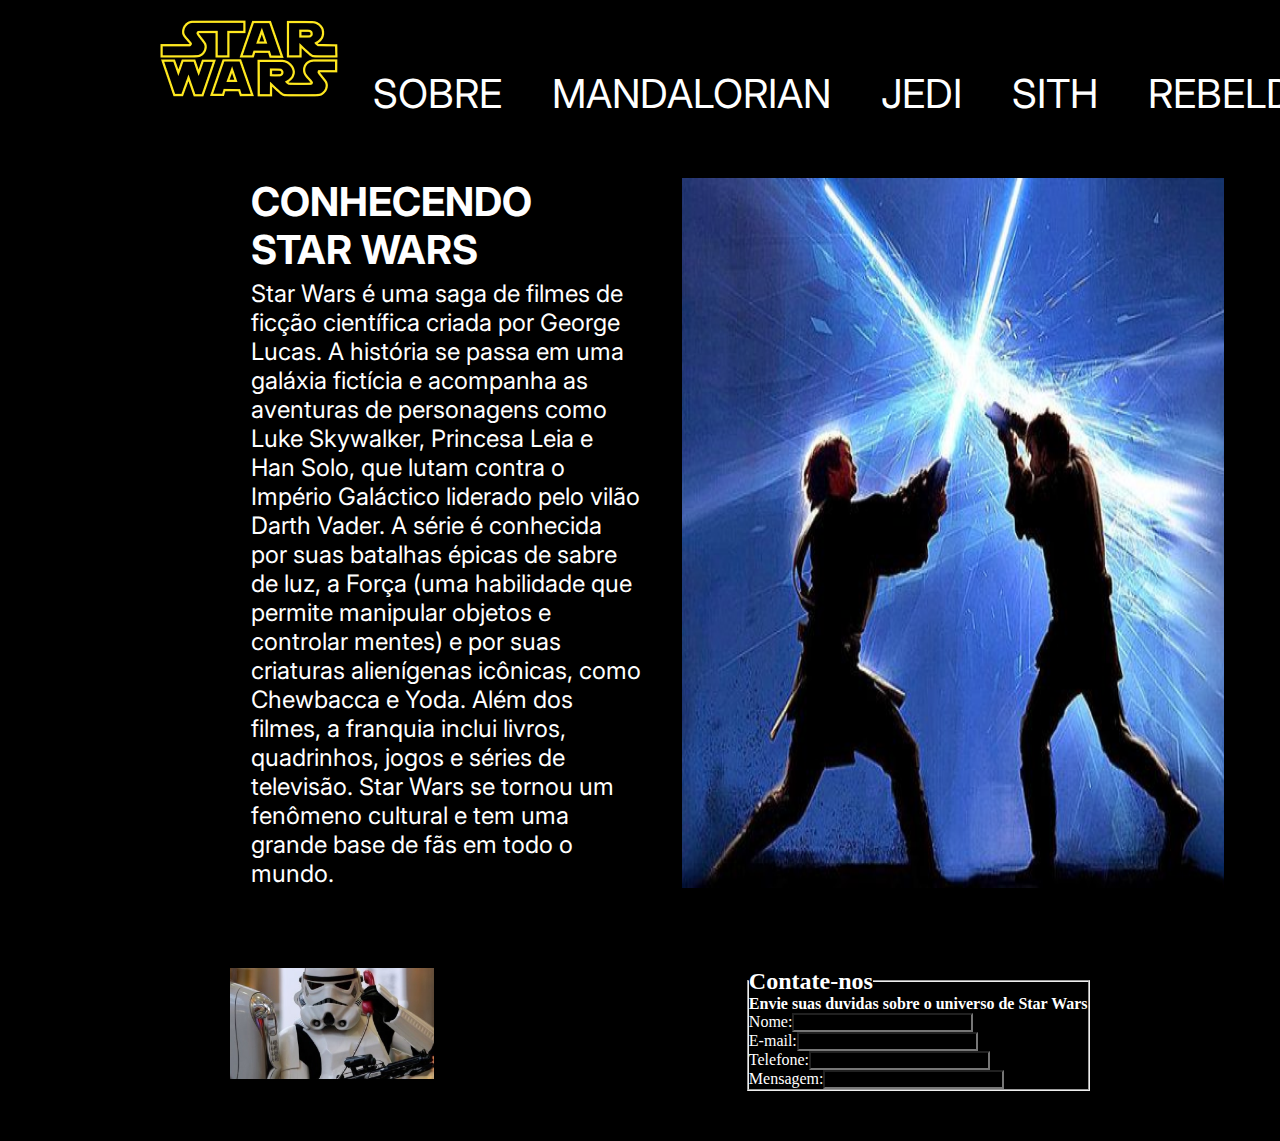
<file: index.html>
<!DOCTYPE html>
<html lang="pt-br">
<head>
    <meta charset="UTF-8">
    <meta http-equiv="X-UA-Compatible" content="IE=edge">
    <meta name="viewport" content="width=device-width, initial-scale=1.0">
    <title>Star Wars</title>
    <link rel="stylesheet" href="./Css/style.css">
</head>

<body>
    <header  class="container__header">
        <div class="container__logo">
        <div class="logo__Star"> <a href="./index.html"> <img  src="./Assets/Logo__Starwars.png"  alt="logo Star Wars" ></a></div><!--logo-->
    </div>

        <div class="menus">
            <a class="links__header" href="./index.html">Sobre</a>
            <a class="links__header" href="./mandalorian.html">Mandalorian</a>
            <a class="links__header" href="./jedi.html">Jedi</a>
            <a class="links__header" href="./sith.html">Sith</a>
            <a class="links__header" href="./rebeldes.html">Rebelde</a>
        </div><!--menu-->               
    </header><!--center__header-->



<main class="container">
    <section class="paragrafo__index">
    <main class="container__index__texto__titulo">
        <h1 class="paragrafo__index__titulo">Conhecendo Star Wars</h1>
        <p class="paragrafo__index__texto">Star Wars é uma saga de filmes de ficção científica criada por George Lucas. A história se passa em uma galáxia fictícia e acompanha as aventuras de personagens como Luke Skywalker, Princesa Leia e Han Solo, que lutam contra o Império Galáctico liderado pelo vilão Darth Vader.  A série é conhecida por suas batalhas épicas de sabre de luz, a Força (uma habilidade que permite manipular objetos e controlar mentes) e por suas criaturas alienígenas icônicas, como Chewbacca e Yoda. Além dos filmes, a franquia inclui livros, quadrinhos, jogos e séries de televisão. Star Wars se tornou um fenômeno cultural e tem uma grande base de fãs em todo o mundo.</p>
        
    </main>

    
    <img class="paragrafo__index__imagem" src="./Assets/Jedi_img1.png" alt="Dois Jedis lutando">
    
</section>



<section class="contato">
    <div class="container__imagem__contato">
     <img class="Contato__imagem" src="./Assets/contato 3.png" alt="Stormtrooper com o telefone na mão">
    </div> <!-- div Formualario -->
   
            <form class="container__form">
        <fieldset class="form__texto">
            <legend><h2>Contate-nos</h2></legend>
            <legend><h4>Envie suas duvidas sobre o universo de Star Wars</h4>
            </legend>
            Nome:<input><br>
            E-mail:<input><br>
            Telefone:<input><br>
            Mensagem:<input><br>

        </fieldset>


    </form>
    </div><!-- div Formualario -->

  </section>
</main>

<footer></footer>
</body>
</html>
</file>
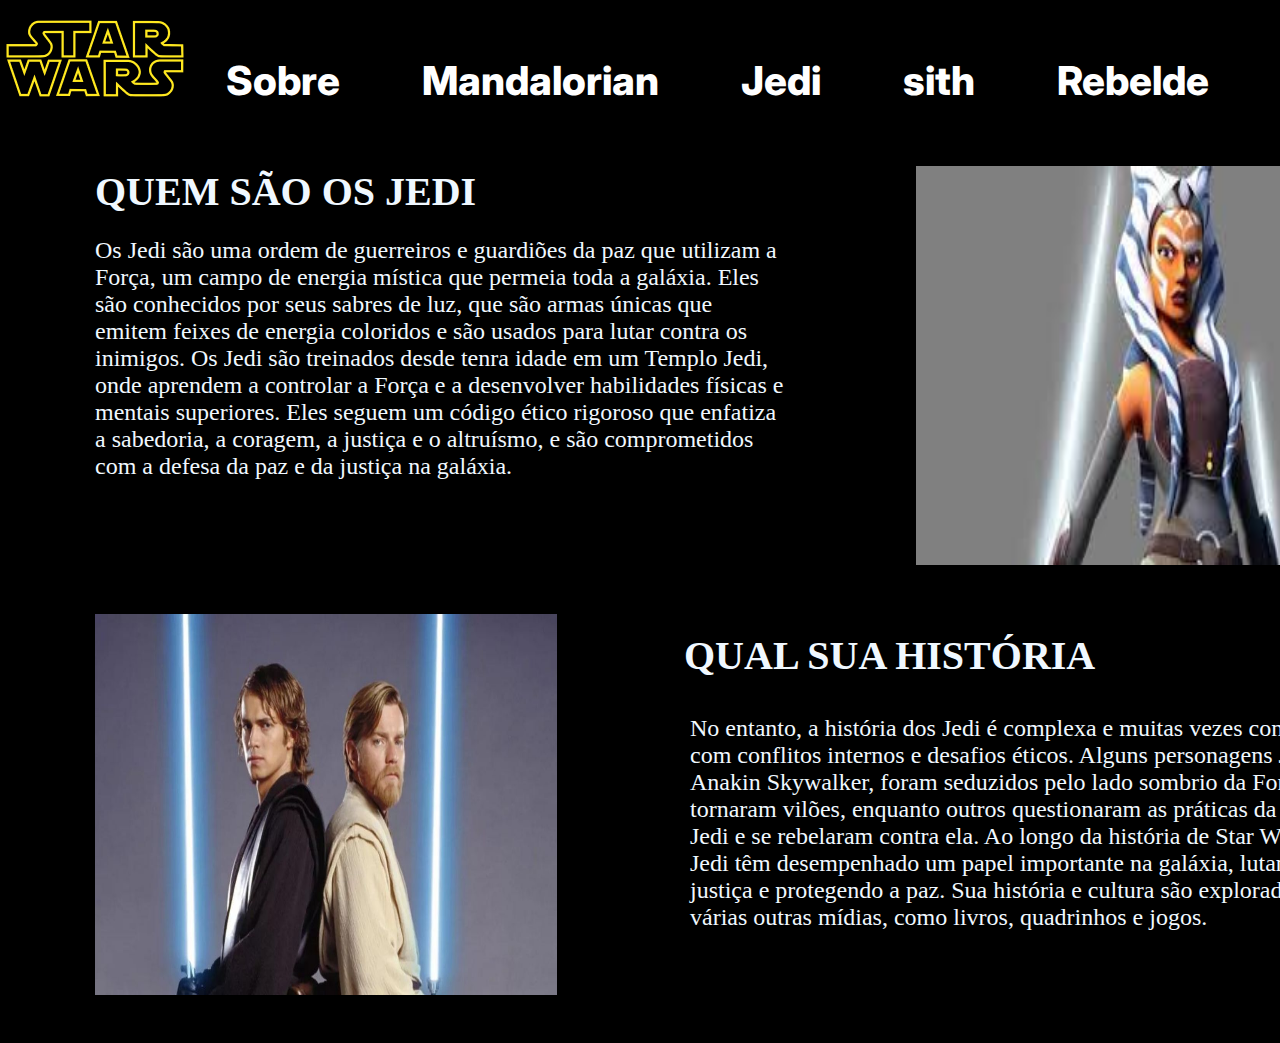
<file: jedi.html>
<!DOCTYPE html>
<html lang="pt-br">
<head>
    <meta charset="UTF-8">
    <meta http-equiv="X-UA-Compatible" content="IE=edge">
    <meta name="viewport" content="width=device-width, initial-scale=1.0">
    <title>Star Wars</title>
    <link rel="stylesheet" href="./Css/style.css">
</head>

<body>
    <header>
          <header>
        <div class="center">
        <div class="logo"> <img src="./Assets/LogoStarwars.png" alt="logo Star Wars"></div><!--logo-->
        
        <div class="menu">
            <a href="./index.html">Sobre</a>
            <a href="./mandalorian.html">Mandalorian</a>
            <a href="./jedi.html">Jedi</a>
            <a href="./sith.html">sith</a>
            <a href="./rebeldes.html">Rebelde</a>
        </div><!--menu-->        
        </div><!--center-->
    </header>

    <section class="paragrafo_1">
        <main>
            <div>
                <h1 class="paragrafo_1_titulo">QUEM SÃO OS JEDI</h1>
                <p class="paragrafo_1_texto">Os Jedi são uma ordem de guerreiros e guardiões da paz que utilizam a Força, um campo de energia mística que permeia toda a galáxia. Eles são conhecidos por seus sabres de luz, que são armas únicas que emitem feixes de energia coloridos e são usados para lutar contra os inimigos.
                    Os Jedi são treinados desde tenra idade em um Templo Jedi, onde aprendem a controlar a Força e a desenvolver habilidades físicas e mentais superiores. Eles seguem um código ético rigoroso que enfatiza a sabedoria, a coragem, a justiça e o altruísmo, e são comprometidos com a defesa da paz e da justiça na galáxia.</p>
                <img class="logo_mando" src="Assets/Obi-Wan-Kenobi-1.jpg">
            </div>
            <div>
                <h1 class="paragrafo_2_titulo">QUAL SUA HISTÓRIA</h1>
                <p class="paragrafo_2_texto">No entanto, a história dos Jedi é complexa e muitas vezes conturbada, com conflitos internos e desafios éticos. Alguns personagens Jedi, como Anakin Skywalker, foram seduzidos pelo lado sombrio da Força e se tornaram vilões, enquanto outros questionaram as práticas da Ordem Jedi e se rebelaram contra ela.
                    Ao longo da história de Star Wars, os Jedi têm desempenhado um papel importante na galáxia, lutando pela justiça e protegendo a paz. Sua história e cultura são exploradas em várias outras mídias, como livros, quadrinhos e jogos.</p>
                <img class="Logo_mando_2" src="Assets/images.jpeg">
            </div>
        </main>





    </section>

</body>

</html>
</file>
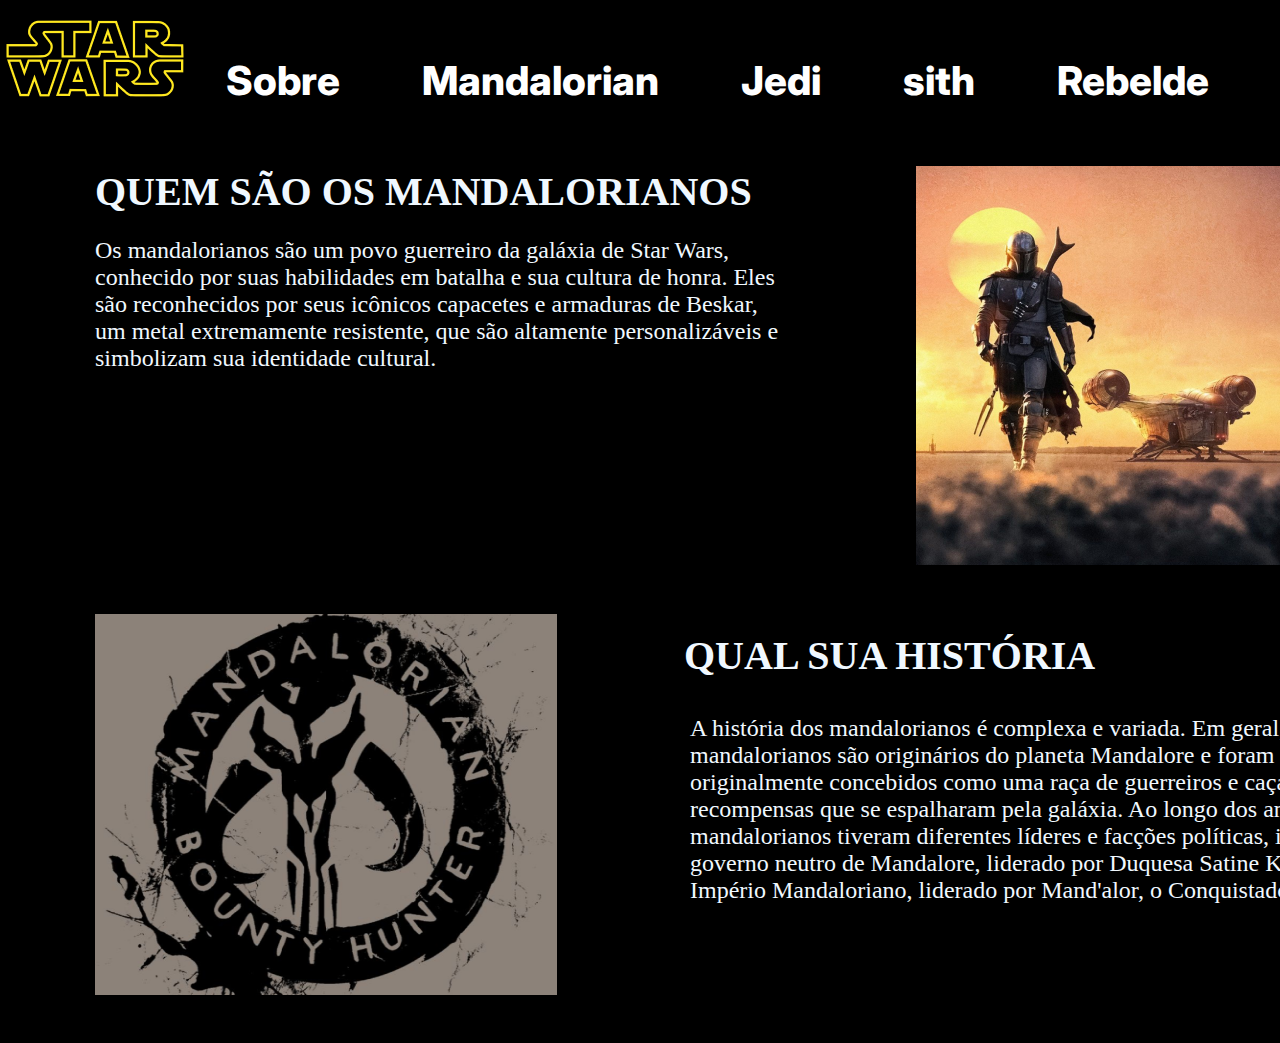
<file: mandalorian.html>
<!DOCTYPE html>
<html lang="en">

<head>
    <meta charset="UTF-8">
    <meta http-equiv="X-UA-Compatible" content="IE=edge">
    <meta name="viewport" content="width=device-width, initial-scale=1.0">
    <title>Star Wars</title>
   <link rel="stylesheet" href="./Css/style.css">
</head>

<body>
    <header>
        <div class="center">
            <div class="logo"> <img class="logo_starwars" src="Assets/Logo Starwars.png"></div>
            <ul class="menu">
            <a href="./index.html">Sobre</a>
            <a href="./mandalorian.html">Mandalorian</a>
            <a href="./jedi.html">Jedi</a>
            <a href="./sith.html">sith</a>
            <a href="./rebeldes.html">Rebelde</a>
            </ul><!--menu-->
        </div><!--center-->
    </header>

    <section class="paragrafo_1">
        <main>
            <div>
                <h1 class="paragrafo_1_titulo">QUEM SÃO OS MANDALORIANOS</h1>
                <p class="paragrafo_1_texto">Os mandalorianos são um povo guerreiro da galáxia de Star Wars, conhecido
                    por
                    suas habilidades em batalha e sua cultura de honra. Eles são reconhecidos por seus icônicos
                    capacetes e
                    armaduras de Beskar, um metal extremamente resistente, que são altamente personalizáveis e
                    simbolizam
                    sua identidade cultural.</p>
                <img class="logo_mando" src="Assets/Logo mandalorian.png">
            </div>
            <div>
                <h1 class="paragrafo_2_titulo">QUAL SUA HISTÓRIA</h1>
                <p class="paragrafo_2_texto">A história dos mandalorianos é complexa e variada. Em geral, os
                    mandalorianos
                    são originários do planeta Mandalore e foram originalmente concebidos como uma raça de guerreiros e
                    caçadores de recompensas que se espalharam pela galáxia.
                    Ao longo dos anos, os mandalorianos tiveram diferentes líderes e facções políticas, incluindo o
                    governo
                    neutro de Mandalore, liderado por Duquesa Satine Kryze, e o Império Mandaloriano, liderado por
                    Mand'alor, o Conquistador.</p>
                <img class="Logo_mando_2" src="Assets/Mandaloriano.png">
            </div>
        </main>





    </section>

</body>

</html>
</file>
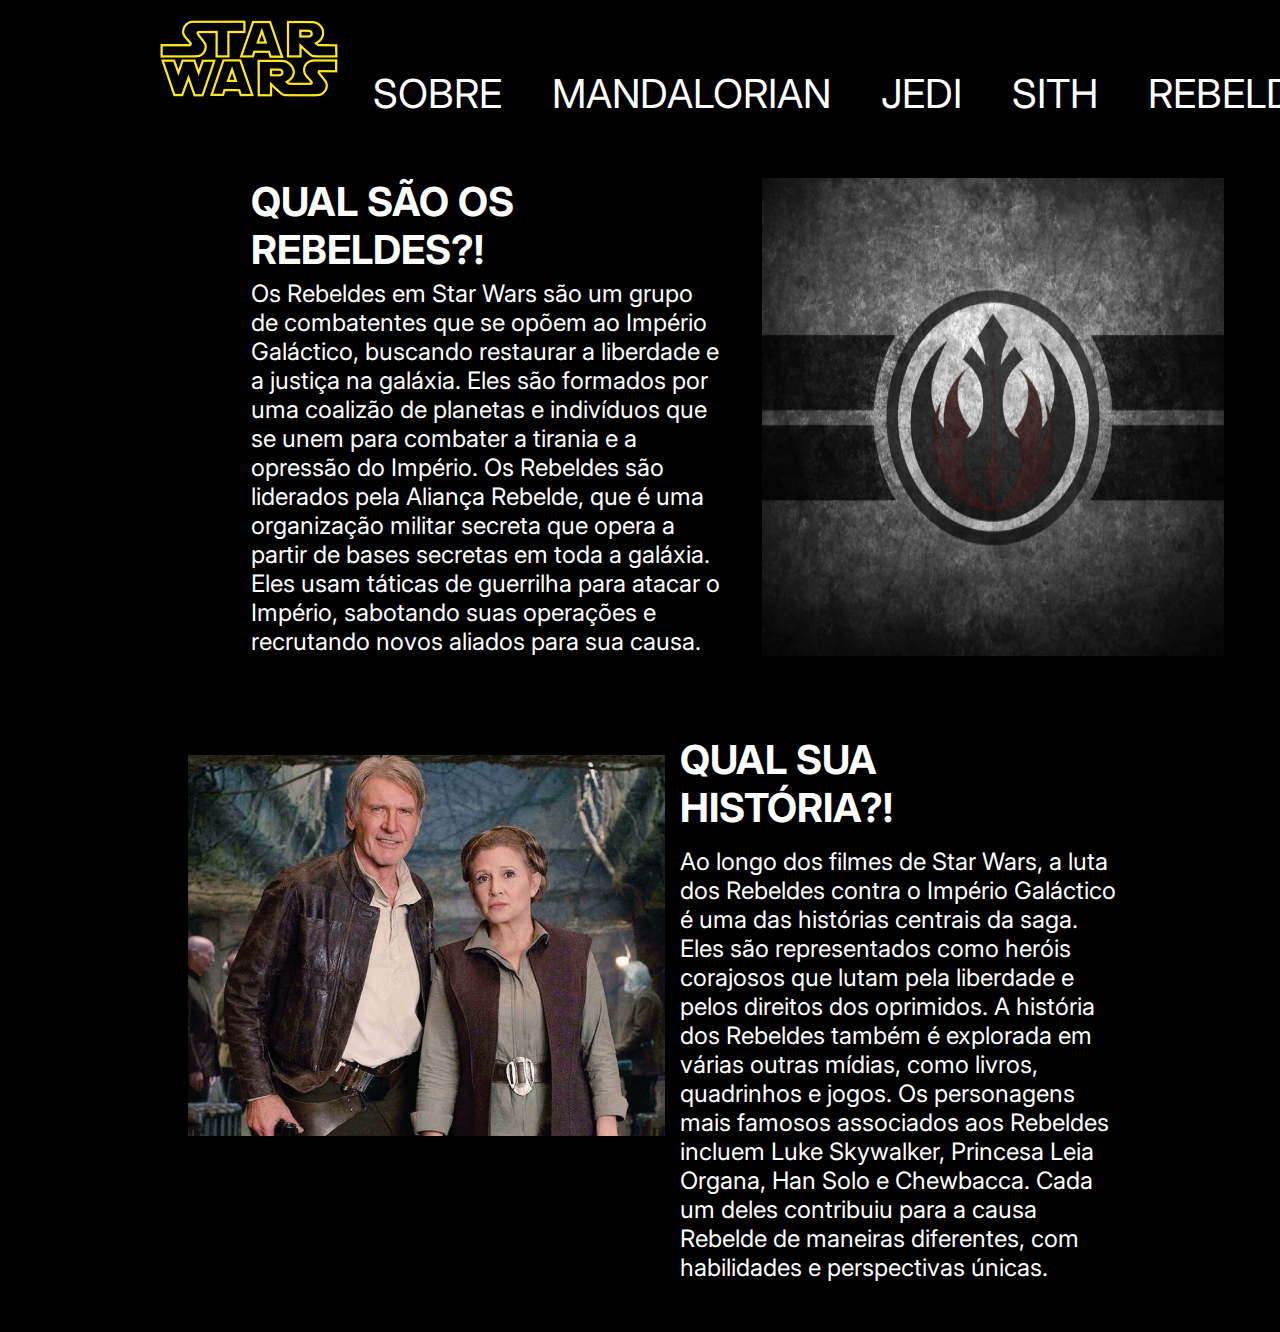
<file: rebeldes.html>
<!DOCTYPE html>
<html lang="en">

<head>
    <meta charset="UTF-8">
    <meta http-equiv="X-UA-Compatible" content="IE=edge">
    <meta name="viewport" content="width=device-width, initial-scale=1.0">
    <title>Rebeldes</title>
    <link rel="stylesheet" href="./Css/style.css">
</head>

<body>

    <body>
        <header class="container__header">
            <div class="container__logo">
                <div class="logo__Star"> <a href="./index.html"> <img src="./Assets/Logo__Starwars.png"
                            alt="logo Star Wars"></a></div><!--logo-->
            </div>

            <div class="menus">
                <a class="links__header" href="./index.html">Sobre</a>
                <a class="links__header" href="./mandalorian.html">Mandalorian</a>
                <a class="links__header" href="./jedi.html">Jedi</a>
                <a class="links__header" href="./sith.html">Sith</a>
                <a class="links__header" href="./rebeldes.html">Rebelde</a>
            </div><!--menu-->
        </header><!--center__header-->


        <main class="container">
            <section class="paragrafo__index">
                <main class="container__index__texto__titulo">
                    <h1 class="paragrafo__index__titulo">QUAL SÃO OS REBELDES?!</h1>
                    <p class="paragrafo__index__texto">Os Rebeldes em Star Wars são um grupo de combatentes que se opõem
                        ao
                        Império Galáctico, buscando restaurar a liberdade e a justiça na galáxia. Eles são formados por
                        uma
                        coalizão de planetas e indivíduos que se unem para combater a tirania e a opressão do Império.
                        Os Rebeldes são liderados pela Aliança Rebelde, que é uma organização militar secreta que opera
                        a
                        partir de bases secretas em toda a galáxia. Eles usam táticas de guerrilha para atacar o
                        Império,
                        sabotando suas operações e recrutando novos aliados para sua causa.</p>
                </main>
                <img class="paragrafo__index__imagem" src="Assets/bandeira_rebelde.png">
            </section>




            <main class="container__02">
                <section class="container__02__apresentacao">

                    <div class="container__foto__02">
                        <img class="foto_rebelde_02" src="Assets/Rebeldes.png">
                    </div>

                    <div class="container__texto">
                        <h2 class="paragrafo__02__titulo">QUAL SUA HISTÓRIA?!</h2>

                        <p class="paragrafo__02__texto">Ao longo dos filmes de Star Wars, a luta dos Rebeldes contra o
                            Império
                            Galáctico é uma das histórias centrais da saga. Eles são representados como heróis corajosos
                            que
                            lutam pela liberdade e pelos direitos dos oprimidos. A história dos Rebeldes também é
                            explorada
                            em
                            várias outras mídias, como livros, quadrinhos e jogos.
                            Os personagens mais famosos associados aos Rebeldes incluem Luke Skywalker, Princesa Leia
                            Organa,
                            Han Solo e Chewbacca. Cada um deles contribuiu para a causa Rebelde de maneiras diferentes,
                            com
                            habilidades e perspectivas únicas.</p>

                </section>

            </main>


            <footer></footer>
        </main>
    </body>

</html>
</file>
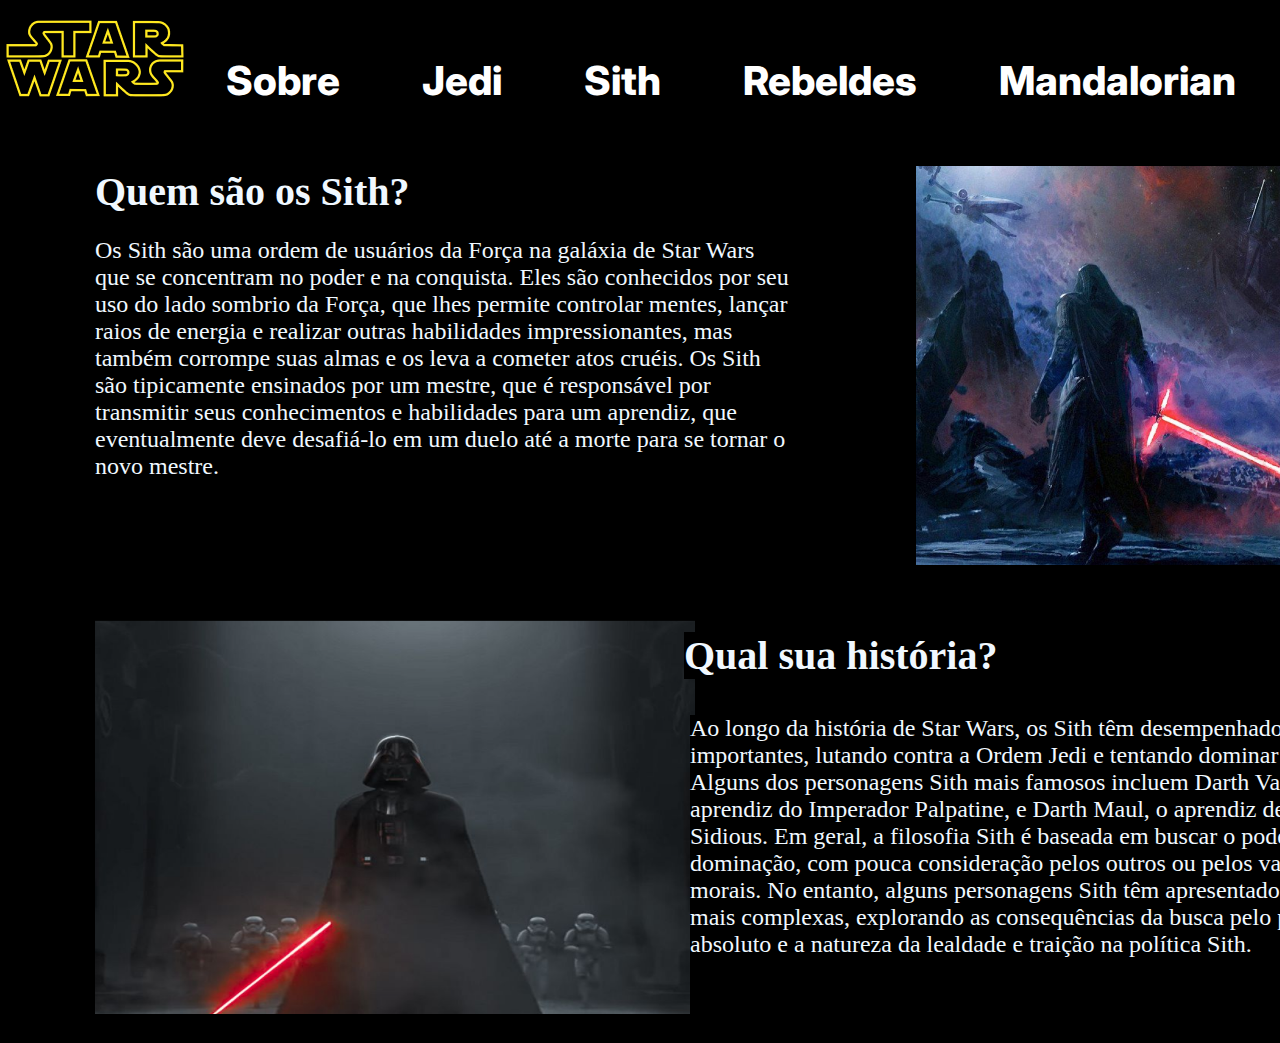
<file: sith.html>
<!DOCTYPE html>
<html lang="pt-BR">
<head>
    <meta charset="UTF-8">
    <meta http-equiv="X-UA-Compatible" content="IE=edge">
    <meta name="viewport" content="width=device-width, initial-scale=1.0">
    <title>Star Wars</title>
    <link rel="stylesheet" href="./Css/style.css">
</head>
<body>
    <header>
        <div class="center">
        <div class="logo">
            <img class="logo_starwars" src="./Assets/LogoStarwars.png" alt="logo Star Wars">
        </div>
        <div class="menu">
            <a href="./index.html">Sobre</a>
            <a href="./jedi.html">Jedi</a>
            <a href="./sith.html">Sith</a>
            <a href="./rebeldes.html">Rebeldes</a>
            <a href="./mandalorian.html">Mandalorian</a>
        </div>  
        </div>
    </header>

<section class="paragrafo_1">
    <main>
        <h1 class="paragrafo_1_titulo">Quem são os Sith?</h1>
        <p class="paragrafo_1_texto">
            Os Sith são uma ordem de usuários da Força na galáxia de Star Wars que se concentram no poder e na conquista. Eles são conhecidos por seu uso do lado sombrio da Força, que lhes permite controlar mentes, lançar raios de energia e realizar outras habilidades impressionantes, mas também corrompe suas almas e os leva a cometer atos cruéis.
Os Sith são tipicamente ensinados por um mestre, que é responsável por transmitir seus conhecimentos e habilidades para um aprendiz, que eventualmente deve desafiá-lo em um duelo até a morte para se tornar o novo mestre.
        </p>
        <img class="imagem_sith1" src="./Assets/Sith Image1.png" alt="Darth Vader com Storm Troopers ao fundo.">
    </main>
</section>

<section class="paragrafo_2">
    <main>
        <h1 class="paragrafo_2_titulo">Qual sua história?</h1>
        <p class="paragrafo_2_texto">
            Ao longo da história de Star Wars, os Sith têm desempenhado papéis importantes, lutando contra a Ordem Jedi e tentando dominar a galáxia. Alguns dos personagens Sith mais famosos incluem Darth Vader, o aprendiz do Imperador Palpatine, e Darth Maul, o aprendiz de Darth Sidious.
Em geral, a filosofia Sith é baseada em buscar o poder e a dominação, com pouca consideração pelos outros ou pelos valores morais. No entanto, alguns personagens Sith têm apresentado nuances mais complexas, explorando as consequências da busca pelo poder absoluto e a natureza da lealdade e traição na política Sith.
        </p>
        <img class="imagem_sith2" src="./Assets/Sith Image2.png" alt="Sith encarando uma paisagem e uma nave X-Wing.">
    </main>
</section>
<!--<footer>
    <div class="container container-flex">
        <p>
        2023 &copy; Projeto Coder House | Star Wars - Todos os direitos reservados
        </p>
        <ul class="container-flex">
            <li>
                <a href="https://www.facebook.com/StarWars.br/?locale=pt_BR" target="blank">
                    <img src="./Assets/facebook.png" alt="Facebook">
                </a>
            </li>
            <li>
                <a href="https://www.instagram.com/starwars/">
                    <img src="./Assets/instagram.png" alt="Instagram">
                </a>
            </li>
            <li>
                <a href="https://www.youtube.com/starwars">
                    <img src="./Assets/youtube.png" alt="YouTube">
                </a>
            </li>
        </ul>
    </div>-->
</footer>
</body>
</html>
</file>
<file: Css/style.css>
@import url('https://fonts.googleapis.com/css2?family=Inter:wght@800&display=swap');


  * {
      margin: 0;
      padding: 0;
      box-sizing: border-box;
      background-color: black;
  }

@import url('https://fonts.googleapis.com/css2?family=Inter:wght@800&display=swap');


* {
    margin: 0;
    padding: 0;
    box-sizing: border-box;
    background-color: black;
}


/*Css Luis Felipe index*/
.container__header {
    width: 100%;
    display: flex;
    padding: 0% 12%;


}

.container__logo {
    align-items: left;
    width: 20%;
}

.logo__Star {
    padding-right: 20px;

}

.center__header {
    display: flex;
    justify-content: center;


}

.menus {

    display: flex;
    padding-top: 3%;
    justify-content: space-between;
    width: 80%;
    text-overflow: clip;

}

.links__header {

    color: white;
    text-decoration: none;
    font-weight: bolder 800px;
    font-size: 40px;
    font-family: 'Inter', sans-serif;
    text-transform: uppercase;

}

.links__header:hover {
    color: yellow;
}


.container {
    display: flex;
    flex-direction: column;
    padding: 0 12%;
    justify-content: space-between;

}

.paragrafo__index {
    display: flex;
    width: 100%;
    gap: 40px;
    justify-content: center;
    padding-bottom: 50px;
}

.container__index__texto__titulo {
    gap: 30px;
    width: 50%;
    height: 50%;

}

.paragrafo__index__titulo {

    color: white;
    font-weight: bolder 900px;
    font-size: 40px;
    font-family: 'Inter', sans-serif;
    text-transform: uppercase;
    line-height: 48px;
    font-style: normal;
    margin-bottom: 15px;


}

.paragrafo__index__texto {

    color: white;
    font-weight: 300px;
    font-size: 24px;
    font-family: 'Inter', sans-serif;
    line-height: 29px;
}
.contato {
    display: flex;    
   justify-content: space-between;   
    padding-bottom: 50px;
}


.container__imagem__contato{
    width: 50%;
    
 
 
}


.Contato__imagem {
    width: 100%;

}

.container__form{

}

.form__texto {
    justify-content: space-around;
    color: white;

}

-------------
/* Final CSS Luis Felipe*/
-------------
/*inicio css Rebelde*/


.container__02{
    display: flex;
    width: 80%;
    align-items: center;
    }

.container__02__apresentacao {
    display: flex;
    width: 100%;
    gap: 40px;
    justify-content: center;
    padding-bottom: 50px;
    
   

}
.container__foto__02{
    width: 50%;
    padding: 2% 3% ;
}
.foto_rebelde_02{
   
}


.container__texto {
    width: 50%;
    color: white;
    font-weight: 300px;
    font-size: 24px;
    font-family: 'Inter', sans-serif;
    line-height: 29px;



}

.paragrafo__02__titulo {

    color: white;
    font-weight: bolder 900px;
    font-size: 40px;
    font-family: 'Inter', sans-serif;
    text-transform: uppercase;
    line-height: 48px;
    font-style: normal;
    margin-bottom: 15px;
}



.paragrafo__02__texto {
    color: #FFFFFF;
}


/*Final CSS Rebelde*/








/*Início CSS Sith */

* {
    margin: 0;
    padding: 0;
    box-sizing: border-box;
    background-color: black;
}


.menu {
    list-style: none;
    padding: 0;
    display: inline-block;
    position: relative;
    font-size: 40px;
    top: 57px;

}

.menu a {
    color: #FFFFFF;
    text-decoration: none;
    padding: 36px;
    width: 107px;
    font-style: normal;
    font-weight: 800;
    line-height: 48px;
    font-family: 'Inter', sans-serif;
}

.menu a:hover {
    color: #E2CD0E;
}

.center {
    display: flex;
}

.paragrafo_1 {
    color: aliceblue;
}

.paragrafo_1_titulo {
    font-weight: bold;
    font-size: 40px;
    position: absolute;
    left: 95px;
    top: 168px;
}

.paragrafo_1_texto {
    font-size: 24px;
    width: 695px;
    height: 237px;
    position: absolute;
    left: 95px;
    top: 237px;

}

.paragrafo_2 {
    color: aliceblue;
}

.paragrafo_2_titulo {
    font-weight: bold;
    font-size: 40px;
    position: absolute;
    top: 632px;
    left: 800px;
}

.paragrafo_2_texto {
    font-size: 24px;
    width: 695px;
    height: 328px;
    position: absolute;
    top: 715px;
    left: 800px;
}

.logo_starwars {
    width: 190px;
    height: 117px;
}

.imagem_sith1 {
    width: 600px;
    height: 400px;
    position: absolute;
    left: 95px;
    top: 614px;
}

.imagem_sith2 {
    width: 462px;
    height: 399px;
    position: absolute;
    left: 916px;
    top: 166px;
}

/*Final CSS Sith*/


.menu {
    list-style: none;
    padding: 0;
    display: inline-block;
    position: relative;
    font-size: 40px;
    top: 57px;

}

.menu a {
    color: #FFFFFF;
    text-decoration: none;
    padding: 36px;
    width: 107px;
    font-style: normal;
    font-weight: 800;
    line-height: 48px;
    font-family: 'Inter', sans-serif;
}

.menu a:hover {
    color: #E2CD0E;
}

.center {
    display: flex;
}

.paragrafo_1 {
    color: aliceblue;
}

.paragrafo_1_titulo {
    font-weight: bold;
    font-size: 40px;
    position: absolute;
    left: 95px;
    top: 168px;
}

.paragrafo_1_texto {
    font-size: 24px;
    width: 695px;
    height: 237px;
    position: absolute;
    left: 95px;
    top: 237px;

}

.paragrafo_2 {
    color: aliceblue;
}

.paragrafo_2_titulo {
    font-weight: bold;
    font-size: 40px;
    position: absolute;
    top: 632px;
    left: 684px;
}

.paragrafo_2_texto {
    font-size: 24px;
    width: 695px;
    height: 328px;
    position: absolute;
    top: 715px;
    left: 690px;
}

.logo_starwars {
    width: 190px;
    height: 117px;
}

.logo_mando {
    width: 462px;
    height: 381px;
    position: absolute;
    left: 95px;
    top: 614px;
}

.Logo_mando_2 {
    width: 462px;
    height: 399px;
    position: absolute;
    left: 916px;
    top: 166px;
}





.menu {
    list-style: none;
    padding: 0;
    display: inline-block;
    position: relative;
    font-size: 40px;
    top: 57px;

}

.menu a {
    color: #FFFFFF;
    text-decoration: none;
    padding: 36px;
    width: 107px;
    font-style: normal;
    font-weight: 800;
    line-height: 48px;
    font-family: 'Inter', sans-serif;
}

.menu a:hover {
    color: #E2CD0E;
}

.center {
    display: flex;
}

.paragrafo_1 {
    color: aliceblue;
}

.paragrafo_1_titulo {
    font-weight: bold;
    font-size: 40px;
    position: absolute;
    left: 95px;
    top: 168px;
}

.paragrafo_1_texto {
    font-size: 24px;
    width: 695px;
    height: 237px;
    position: absolute;
    left: 95px;
    top: 237px;

}

.paragrafo_2 {
    color: aliceblue;
}

.paragrafo_2_titulo {
    font-weight: bold;
    font-size: 40px;
    position: absolute;
    top: 632px;
    left: 684px;
}

.paragrafo_2_texto {
    font-size: 24px;
    width: 695px;
    height: 328px;
    position: absolute;
    top: 715px;
    left: 690px;
}

.logo_starwars {
    width: 190px;
    height: 117px;
}

.logo_mando {
    width: 462px;
    height: 381px;
    position: absolute;
    left: 95px;
    top: 614px;
}

.Logo_mando_2 {
    width: 462px;
    height: 399px;
    position: absolute;
    left: 916px;
    top: 166px;
}
/*Css Luis Felipe index*/

.logo__Star{

}
    
.center__header{
    display: flex;     
    justify-content: center;
    gap: 40px;
    
}
.menus{
display: flex;

}
.links__header{
    
    color: white;
    text-decoration: none;
    font-weight: bolder 800px;    
    font-size: 40px;
    font-family:'Inter', sans-serif;
    text-transform: uppercase;
    padding: 40px 25px;
}
.links__header:hover{
    color: yellow;
}

.paragrafo__index{
    display: flex;
    justify-content: center;
    margin-top: 2%;
    margin-left: 10%;
    margin-right: 10%;
    margin-bottom: 30px;
   gap: 40px;
}

.paragrafo__index__texto__titulo{
    gap: 30px;
    width: 50%;
    height: 50%;
}

.paragrafo__index__titulo{

color: white;
font-weight: bolder 900px;    
font-size: 40px;
font-family:'Inter', sans-serif;
text-transform: uppercase;
line-height: 48px;
font-style: normal;
margin-bottom: 5px;


}

.paragrafo__index__texto{
   
    color: white;
    font-weight:300px;    
    font-size: 24px;
    font-family:'Inter', sans-serif;
    line-height: 29px;  
}  

.paragrafo__index__imagem{
 
}

.contato{
display: flex;
justify-content: center;
gap: 70px;


}

.Contato__imagem{
    padding-left: 40px;
width: 50%;
}

.contato__texto{
    margin-top: 200px;
    color: white;
}

-------------/* Final CSS Luis Felipe*/
-------------/*inicio css Rebelde*/

.paragrafo02{
    display: flex; 
    color: white;    
    padding: 10%;
    justify-content: center; 

}

.paragrafo__02__titulo{
   width: 50%;


}



.paragrafo__02__texto{


}
.foto_rebelde_02{
    
}
    
 
   



/*Final CSS Rebelde*/


/*Início CSS Sith*/

* {
    margin: 0;
    padding: 0;
    box-sizing: border-box;
    background-color: black;
}


.menu {
    list-style: none;
    padding: 0;
    display: inline-block;
    position: relative;
    font-size: 40px;
    top: 57px;

}

.menu a {
    color: #FFFFFF;
    text-decoration: none;
    padding: 36px;
    width: 107px;
    font-style: normal;
    font-weight: 800;
    line-height: 48px;
    font-family: 'Inter', sans-serif;
}

.menu a:hover {
    color: #E2CD0E;
}

.center {
    display: flex;
}

.paragrafo_1 {
    color: aliceblue;
}

.paragrafo_1_titulo {
    font-weight: bold;
    font-size: 40px;
    position: absolute;
    left: 95px;
    top: 168px;
}

.paragrafo_1_texto {
    font-size: 24px;
    width: 695px;
    height: 237px;
    position: absolute;
    left: 95px;
    top: 237px;

}

.paragrafo_2 {
    color: aliceblue;
}

.paragrafo_2_titulo {
    font-weight: bold;
    font-size: 40px;
    position: absolute;
    top: 632px;
    left: 800px;
}

.paragrafo_2_texto {
    font-size: 24px;
    width: 695px;
    height: 328px;
    position: absolute;
    top: 715px;
    left: 800px;
}

.logo_starwars {
    width: 190px;
    height: 117px;
}

.imagem_sith1 {
    width: 600px;
    height: 400px;
    position: absolute;
    left: 95px;
    top: 614px;
}

.imagem_sith2 {
    width: 462px;
    height: 399px;
    position: absolute;
    left: 916px;
    top: 166px;
}

/*Final CSS Sith*/


  .menu {
      list-style: none;
      padding: 0;
      display: inline-block;
      position: relative;
      font-size: 40px;
      top: 57px;

  }

  .menu a {
      color: #FFFFFF;
      text-decoration: none;
      padding: 36px;
      width: 107px;
      font-style: normal;
      font-weight: 800;
      line-height: 48px;
      font-family: 'Inter', sans-serif;
  }

  .menu a:hover {
      color: #E2CD0E;
  }

  .center {
      display: flex;
  }

  .paragrafo_1 {
      color: aliceblue;
  }

  .paragrafo_1_titulo {
      font-weight: bold;
      font-size: 40px;
      position: absolute;
      left: 95px;
      top: 168px;
  }

  .paragrafo_1_texto {
      font-size: 24px;
      width: 695px;
      height: 237px;
      position: absolute;
      left: 95px;
      top: 237px;

  }

  .paragrafo_2 {
      color: aliceblue;
  }

  .paragrafo_2_titulo {
      font-weight: bold;
      font-size: 40px;
      position: absolute;
      top: 632px;
      left: 684px;
  }

  .paragrafo_2_texto {
      font-size: 24px;
      width: 695px;
      height: 328px;
      position: absolute;
      top: 715px;
      left: 690px;
  }

  .logo_starwars {
      width: 190px;
      height: 117px;
  }

  .logo_mando {
      width: 462px;
      height: 381px;
      position: absolute;
      left: 95px;
      top: 614px;
  }

  .Logo_mando_2 {
      width: 462px;
      height: 399px;
      position: absolute;
      left: 916px;
      top: 166px;
  }





.menu {
    list-style: none;
    padding: 0;
    display: inline-block;
    position: relative;
    font-size: 40px;
    top: 57px;

}

.menu a {
    color: #FFFFFF;
    text-decoration: none;
    padding: 36px;
    width: 107px;
    font-style: normal;
    font-weight: 800;
    line-height: 48px;
    font-family: 'Inter', sans-serif;
}

.menu a:hover {
    color: #E2CD0E;
}

.center {
    display: flex;
}

.paragrafo_1 {
    color: aliceblue;
}

.paragrafo_1_titulo {
    font-weight: bold;
    font-size: 40px;
    position: absolute;
    left: 95px;
    top: 168px;
}

.paragrafo_1_texto {
    font-size: 24px;
    width: 695px;
    height: 237px;
    position: absolute;
    left: 95px;
    top: 237px;

}

.paragrafo_2 {
    color: aliceblue;
}

.paragrafo_2_titulo {
    font-weight: bold;
    font-size: 40px;
    position: absolute;
    top: 632px;
    left: 684px;
}

.paragrafo_2_texto {
    font-size: 24px;
    width: 695px;
    height: 328px;
    position: absolute;
    top: 715px;
    left: 690px;
}

.logo_starwars {
    width: 190px;
    height: 117px;
}

.logo_mando {
    width: 462px;
    height: 381px;
    position: absolute;
    left: 95px;
    top: 614px;
}

.Logo_mando_2 {
    width: 462px;
    height: 399px;
    position: absolute;
    left: 916px;
    top: 166px;
}
</file>
